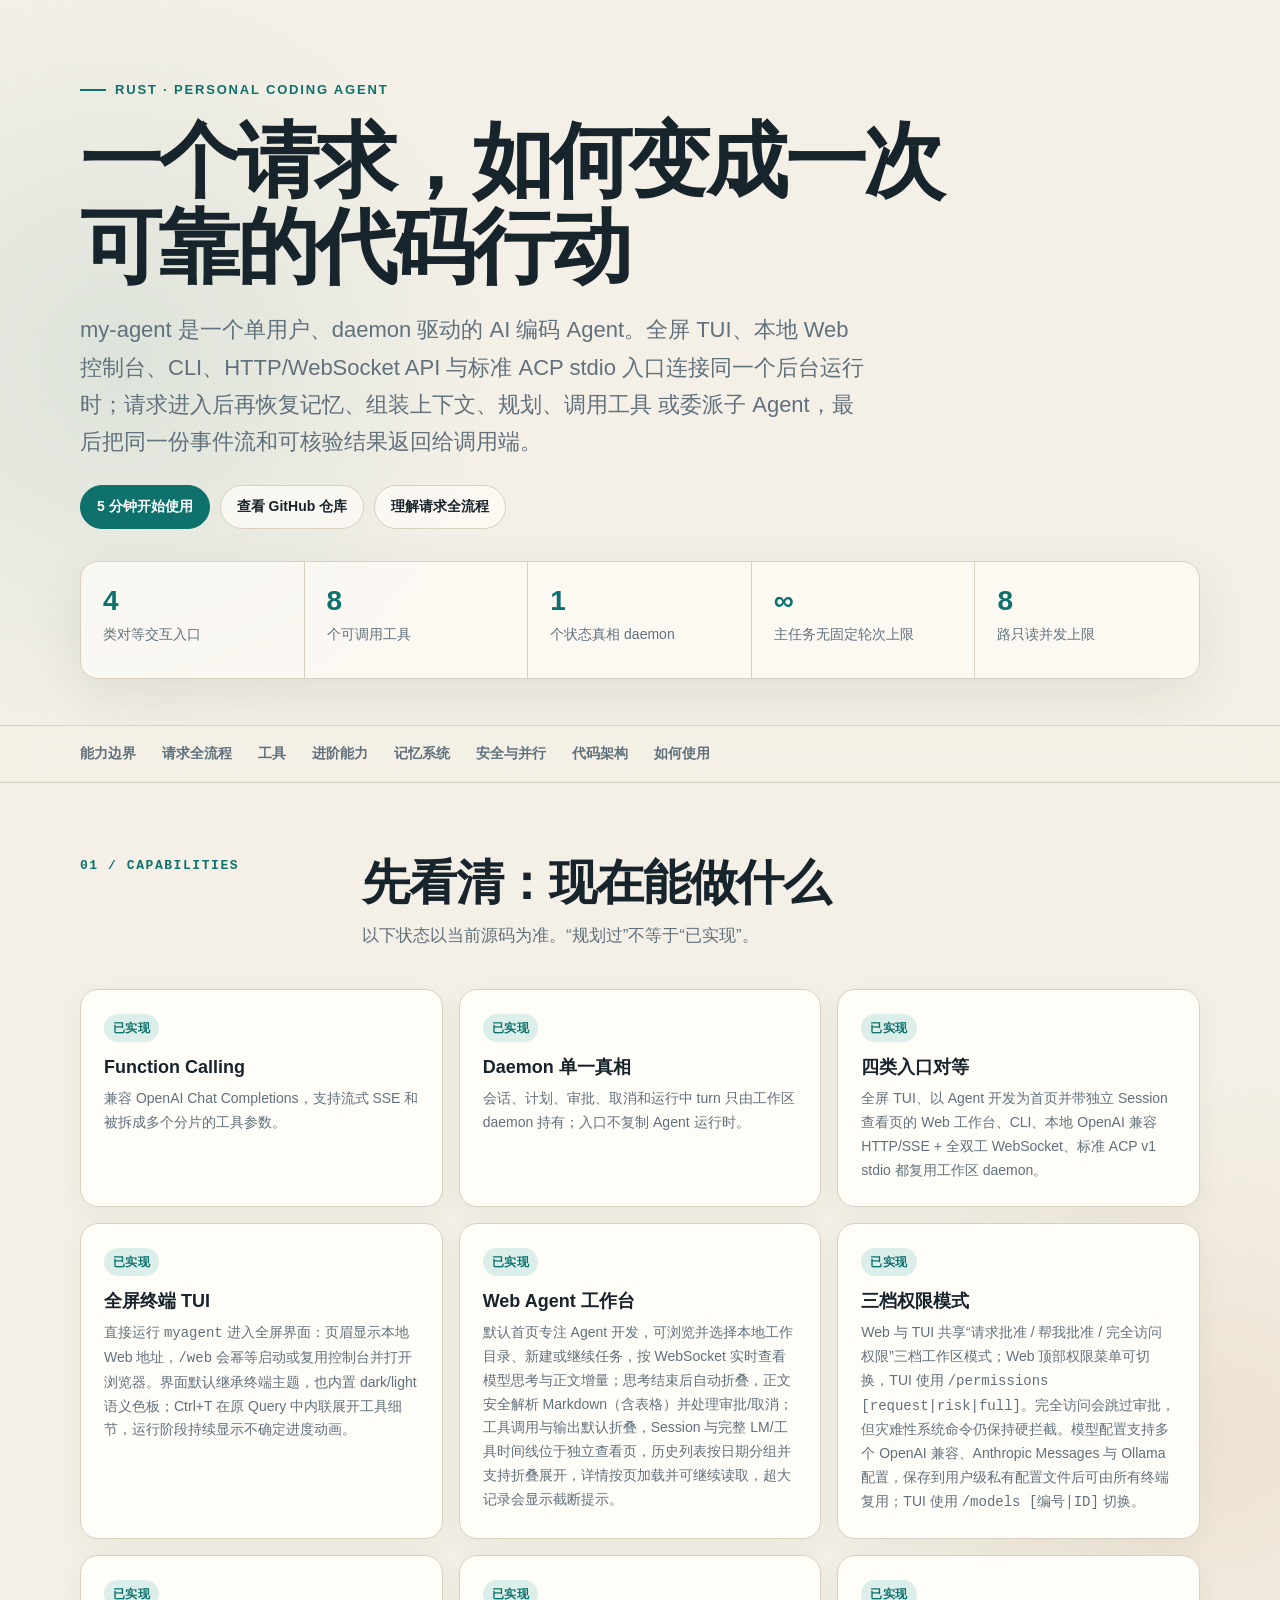
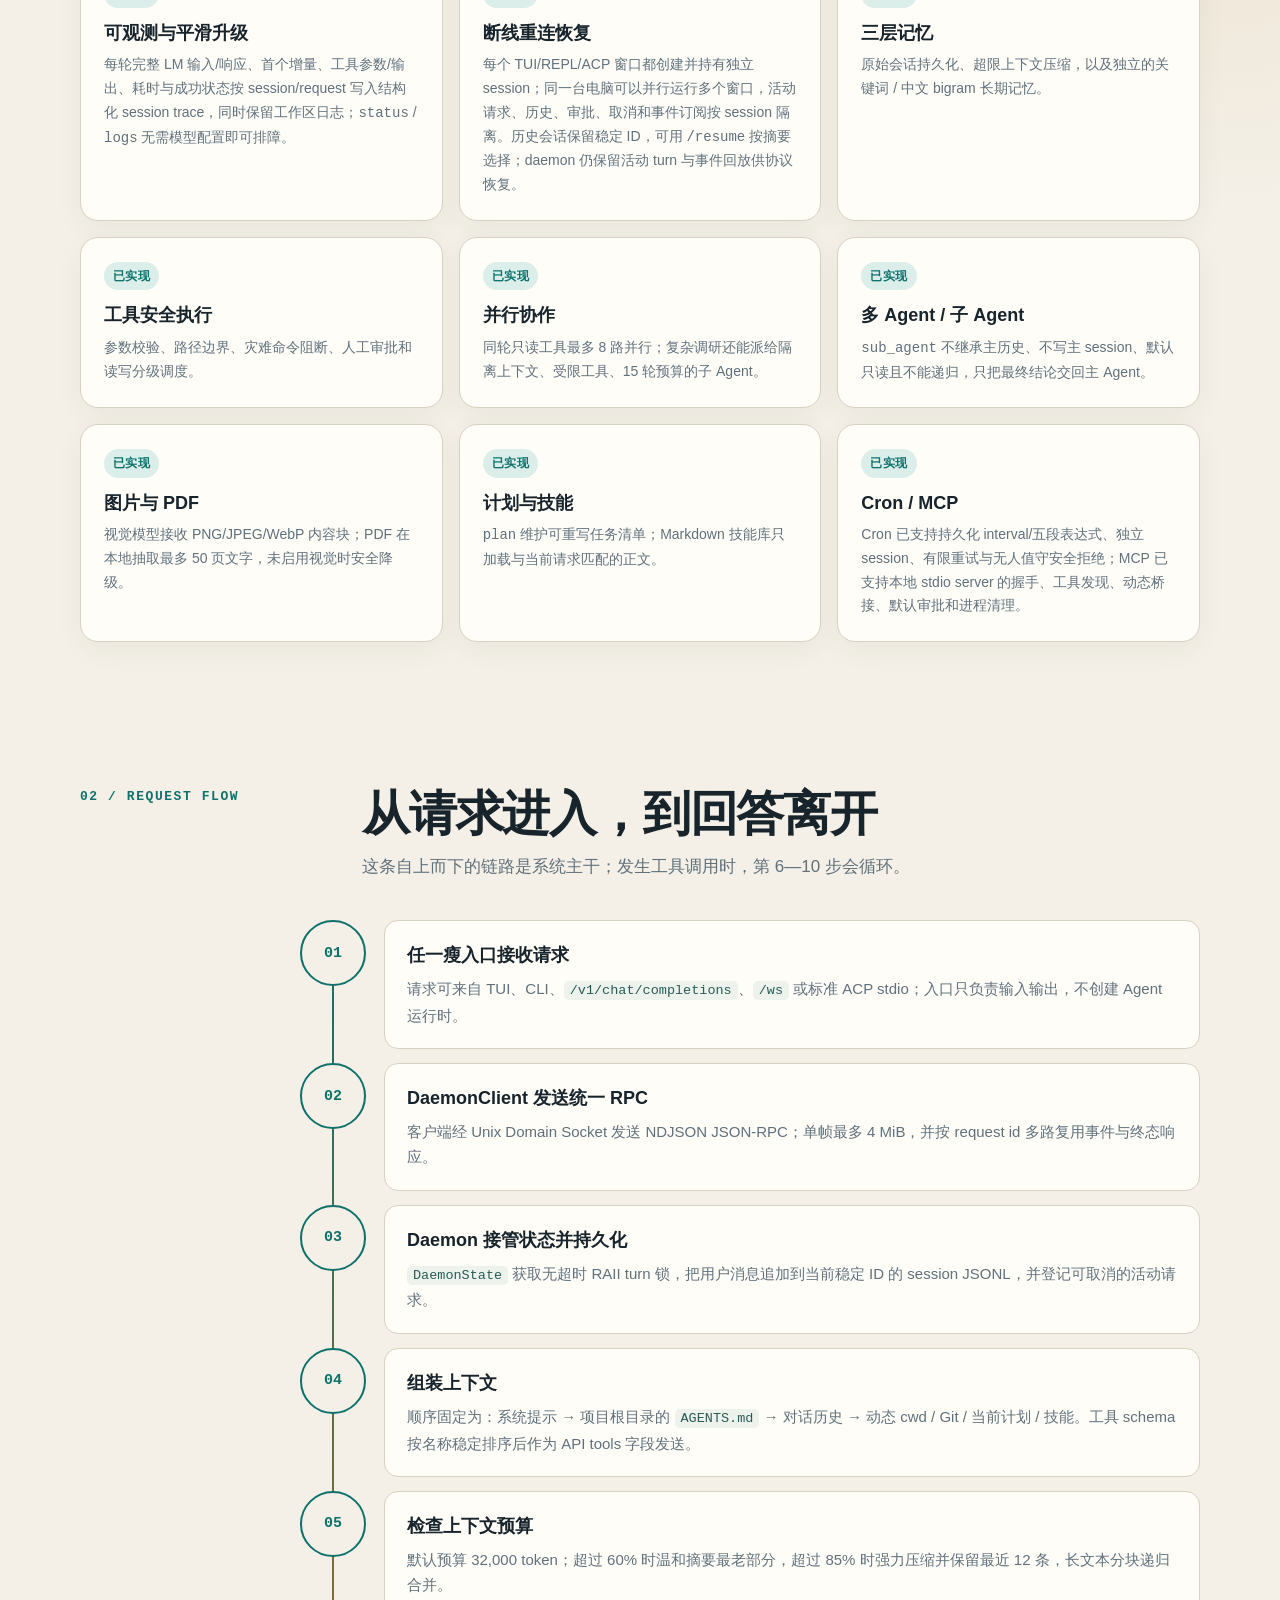
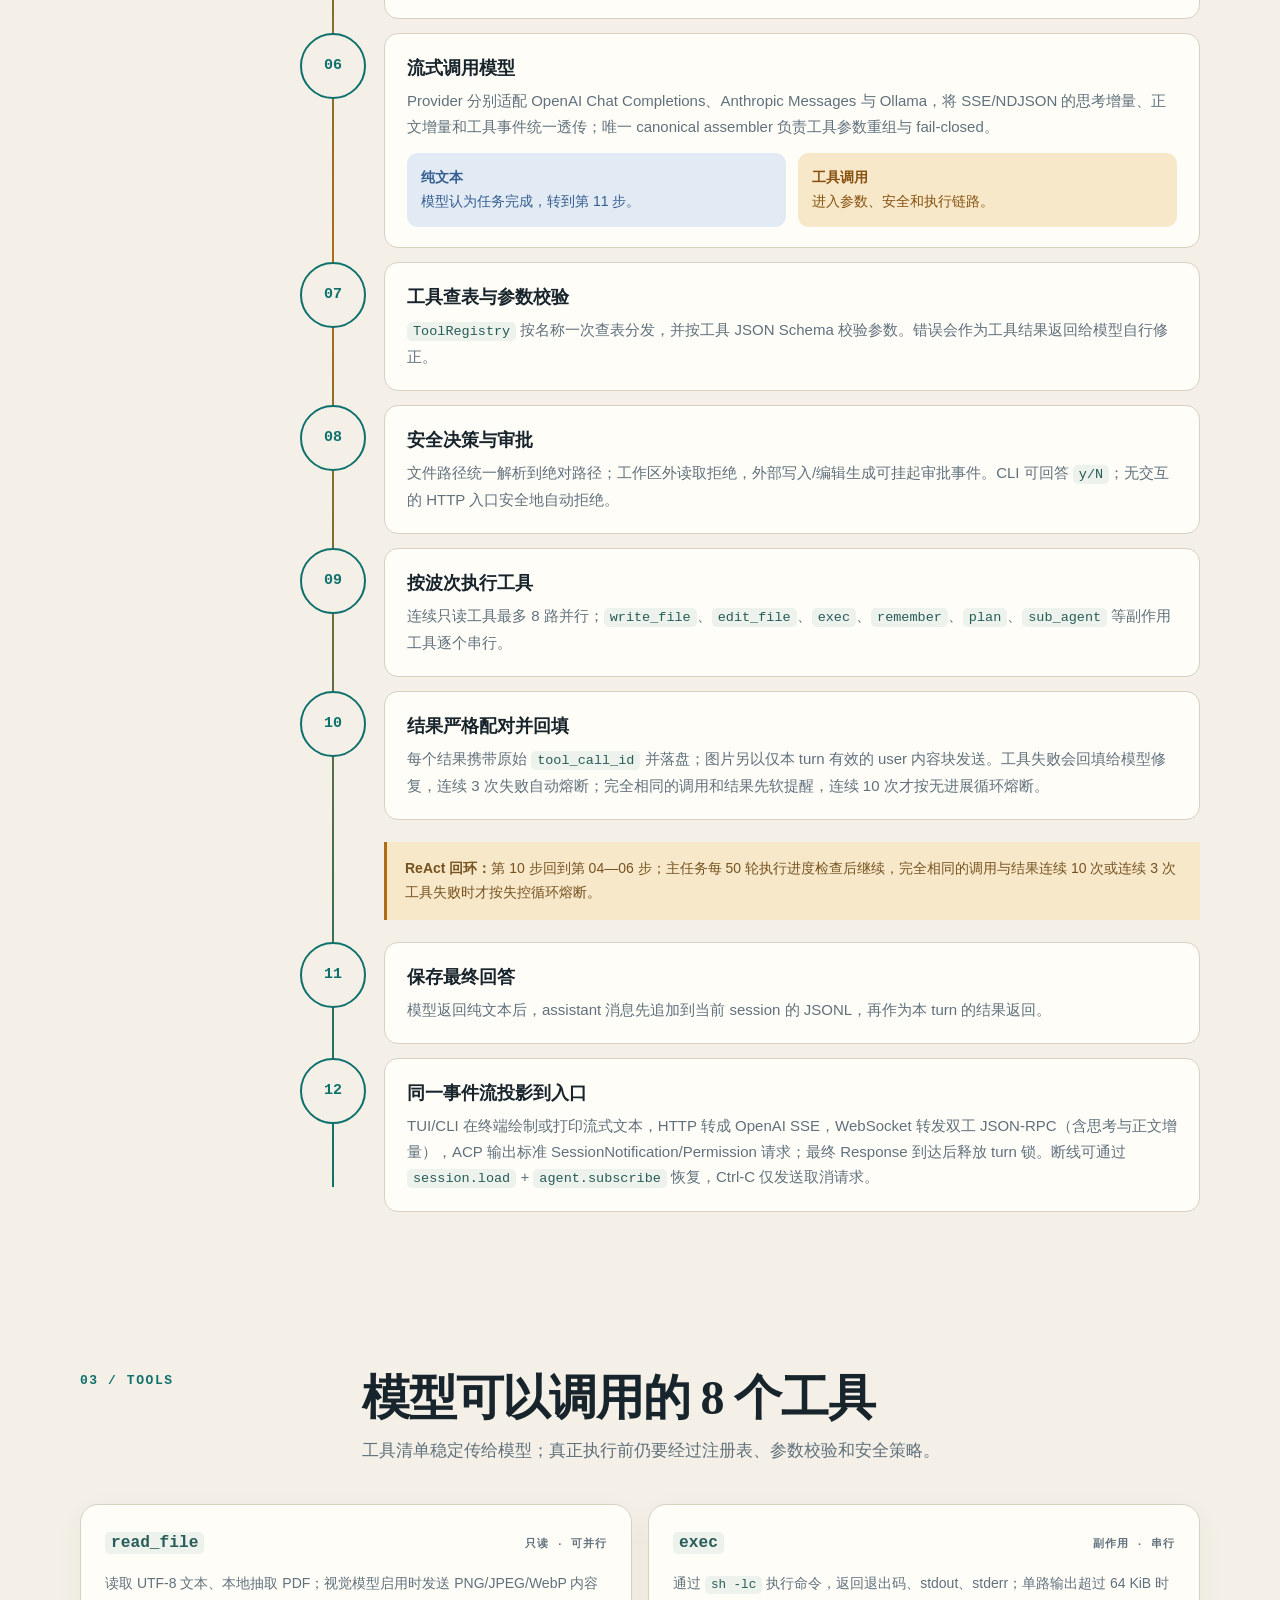
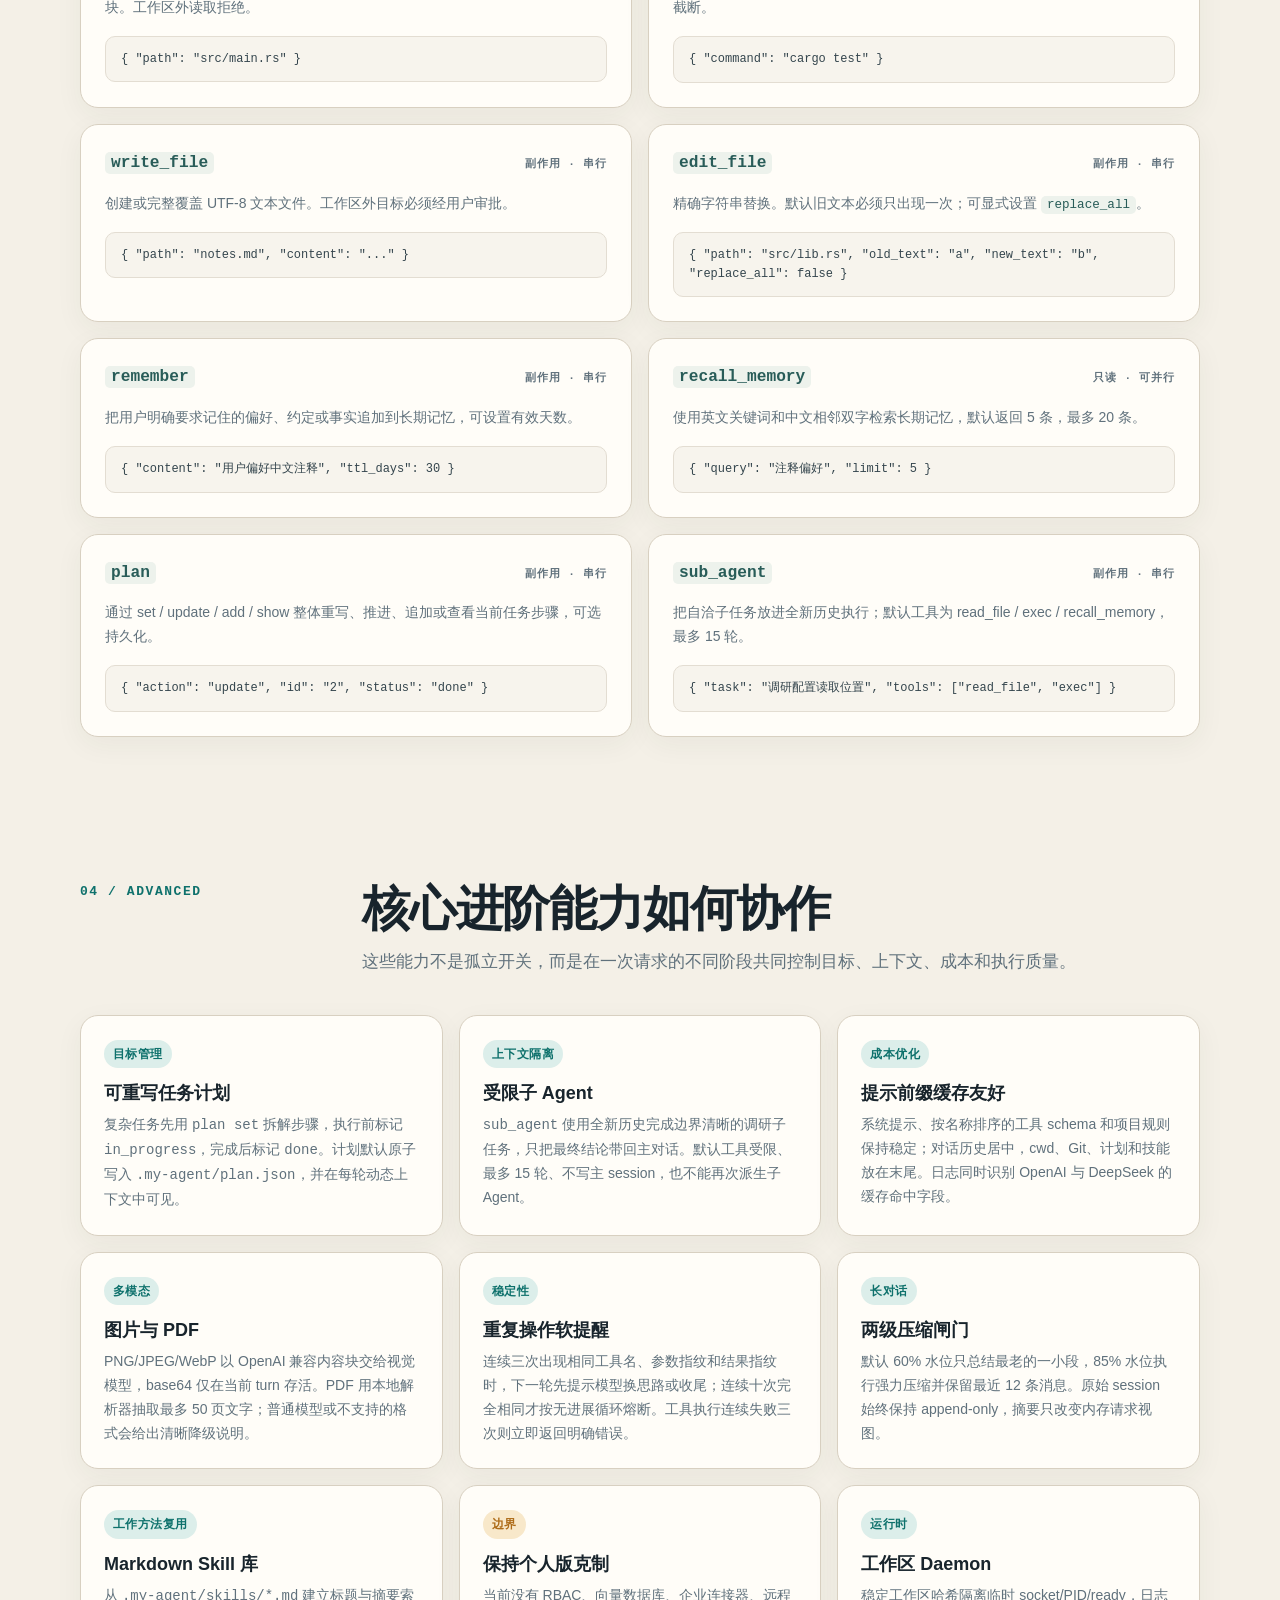
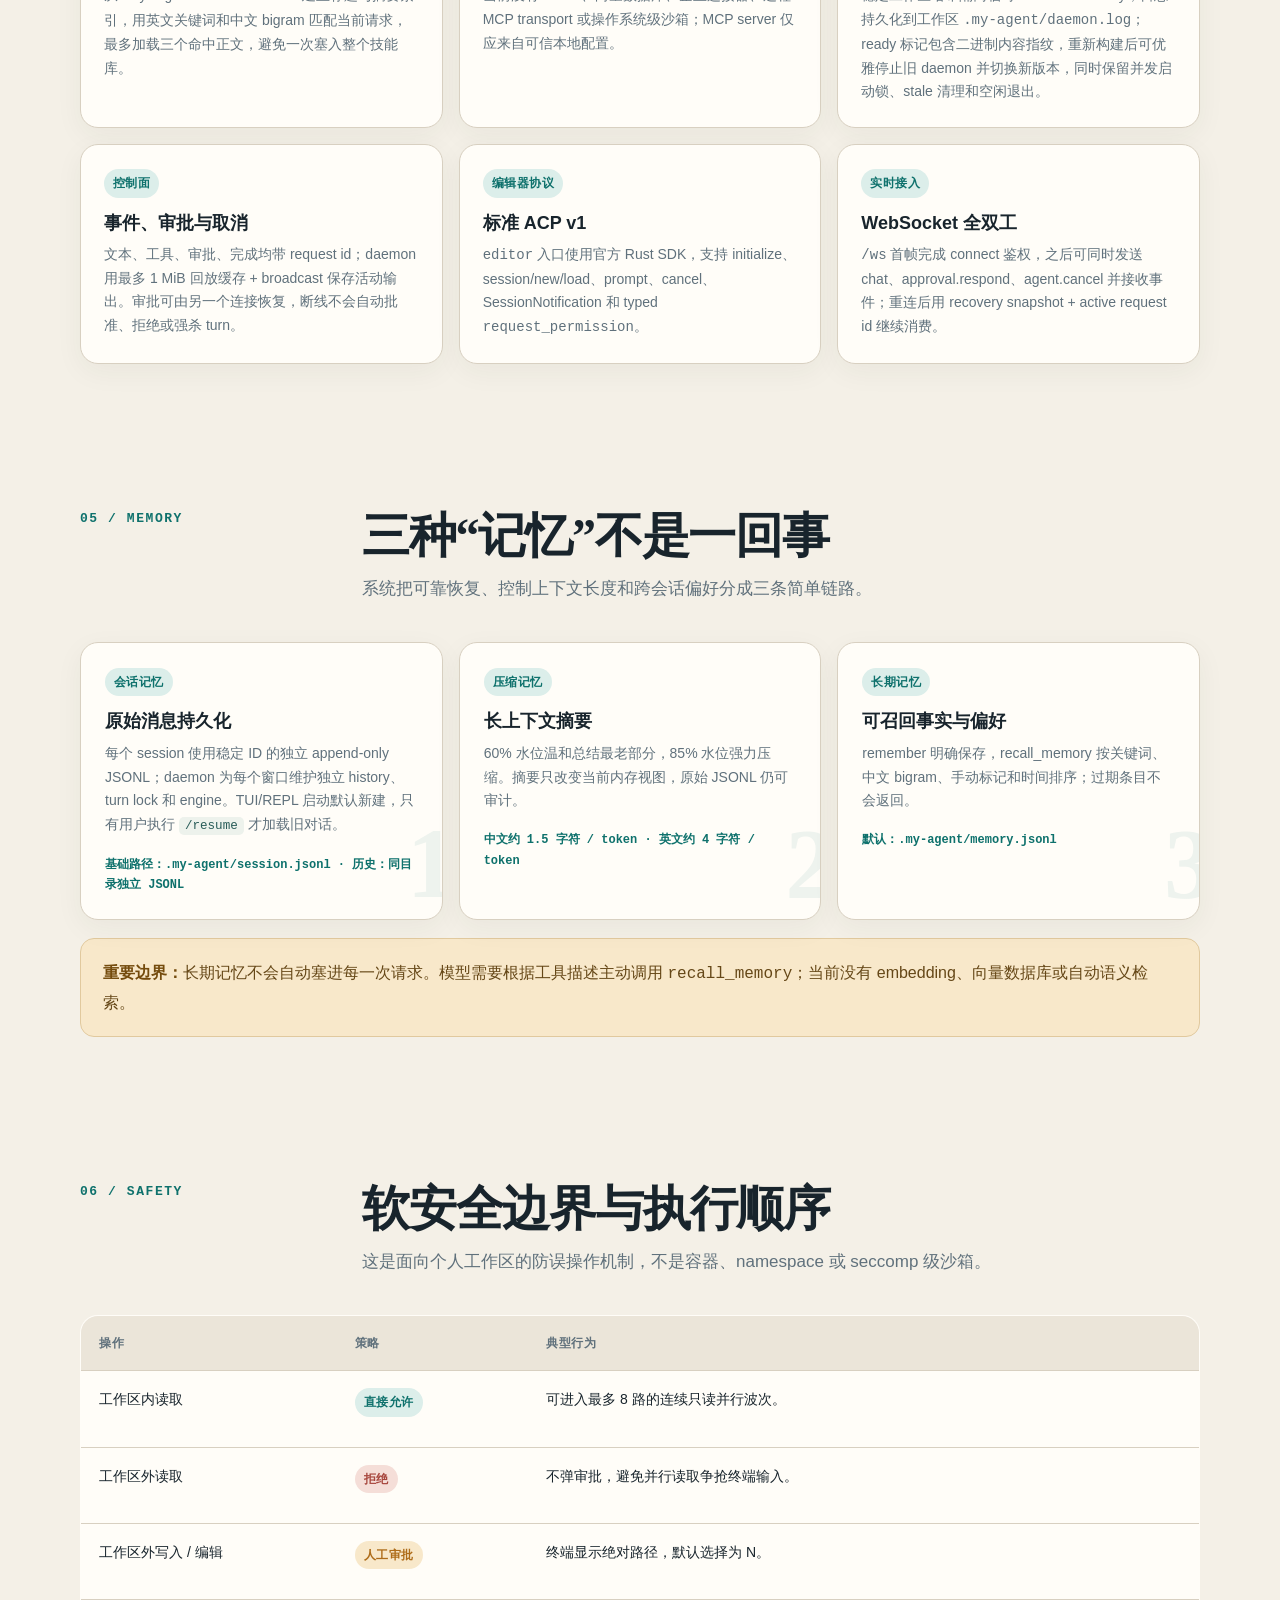
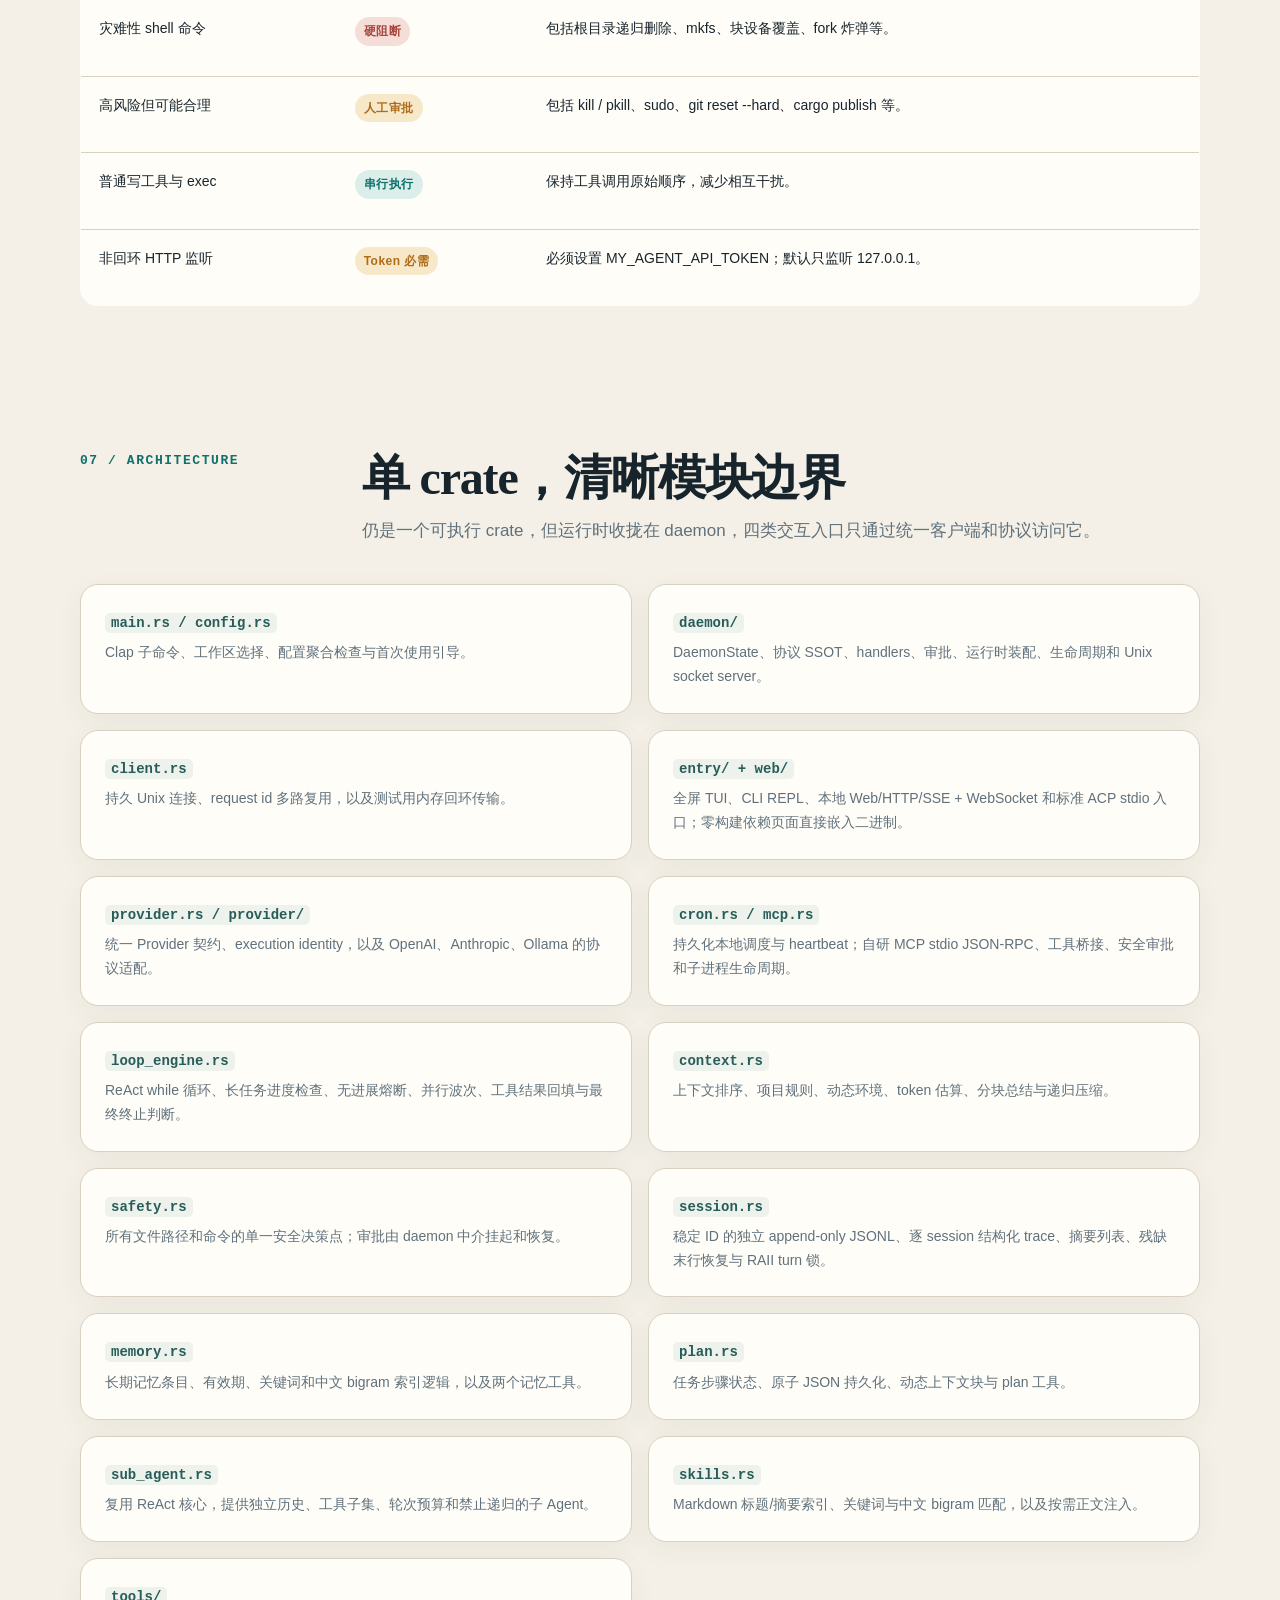
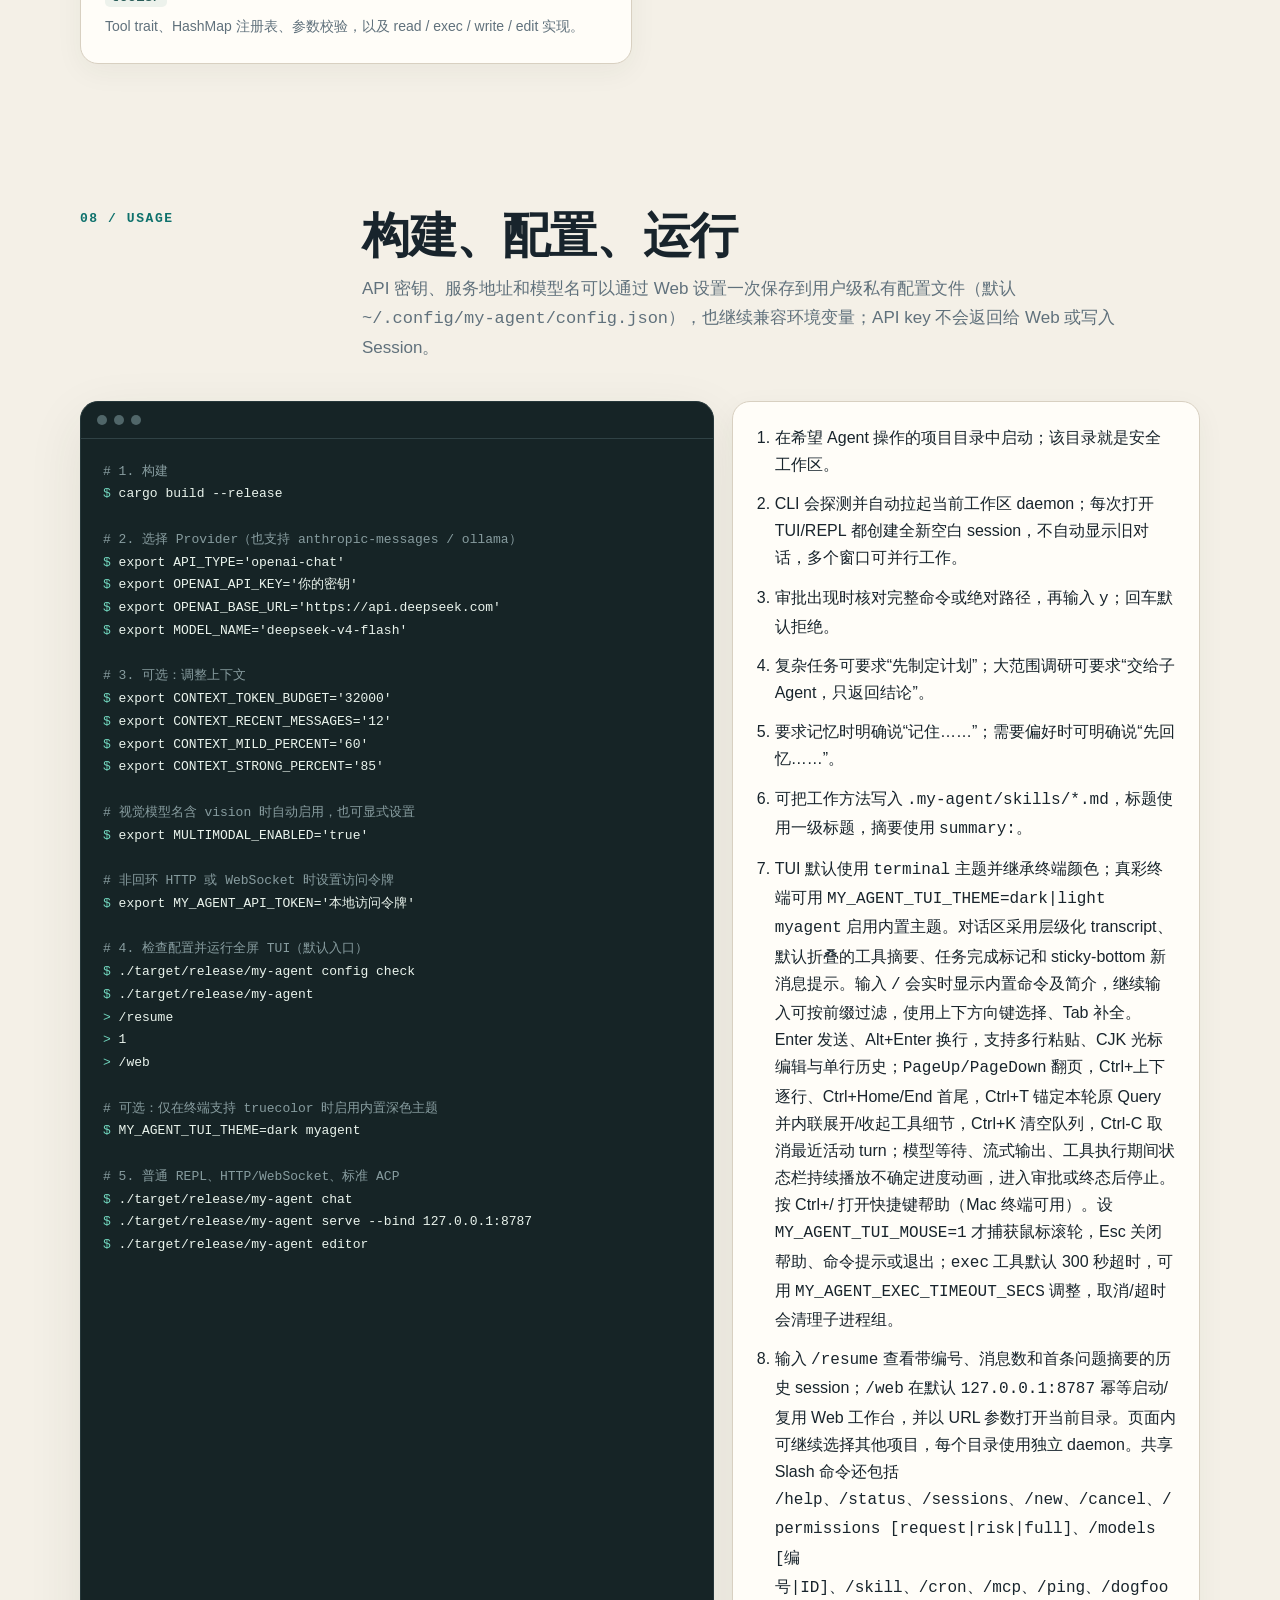
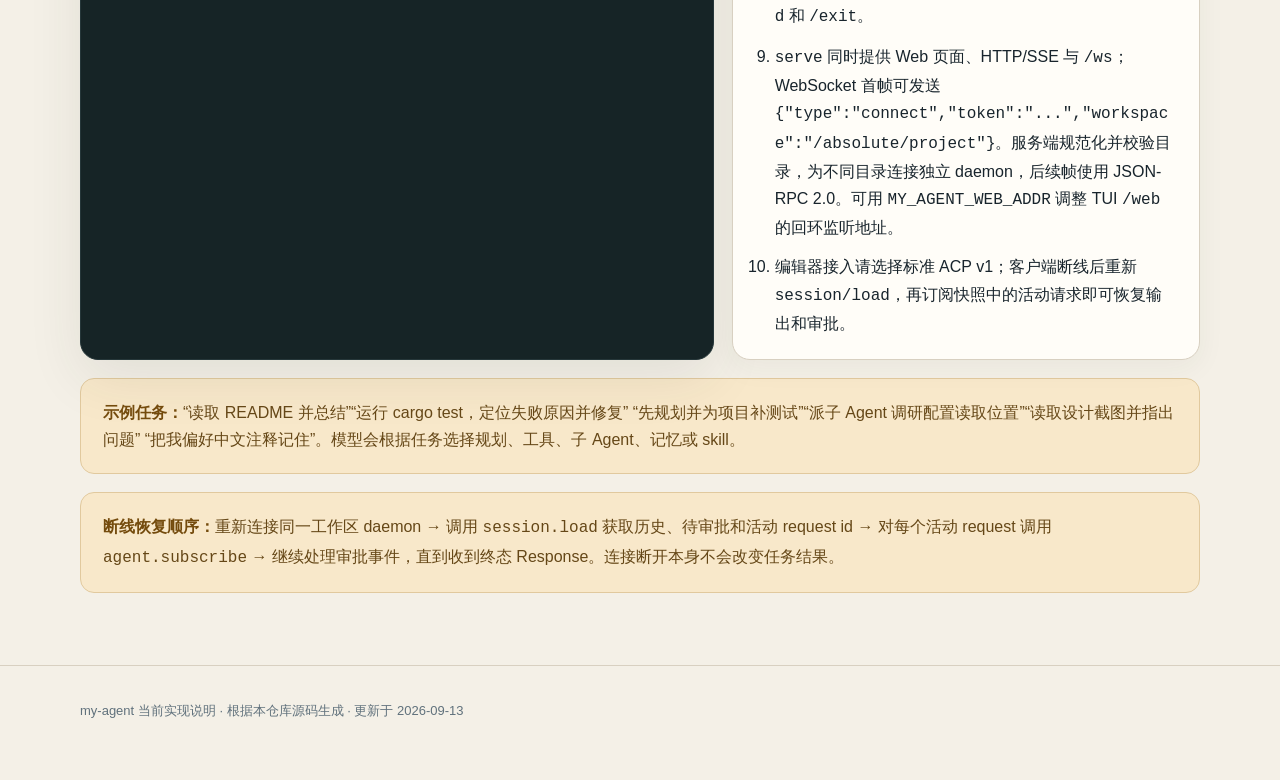
<file: docs/agent-system.html>
<!doctype html>
<html lang="zh-CN">
<head>
  <meta charset="utf-8">
  <meta name="viewport" content="width=device-width, initial-scale=1">
  <meta name="description" content="my-agent daemon、多入口、请求处理流程、工具、记忆、安全与使用说明">
  <title>my-agent 系统说明</title>
  <style>
    :root {
      color-scheme: light;
      --ink: #18242c;
      --muted: #60717c;
      --paper: #f4f0e7;
      --surface: #fffdf8;
      --surface-2: #ebe5d9;
      --line: #d8d0c1;
      --teal: #0e716c;
      --teal-soft: #dceeea;
      --amber: #ae6c19;
      --amber-soft: #f8e8ca;
      --red: #a7463d;
      --red-soft: #f5ded8;
      --blue: #355e91;
      --blue-soft: #e2eaf4;
      --shadow: 0 18px 55px rgba(46, 52, 49, 0.09);
      --radius: 18px;
      --content: 1120px;
    }

    * { box-sizing: border-box; }

    html {
      scroll-behavior: smooth;
      background: var(--paper);
    }

    body {
      margin: 0;
      color: var(--ink);
      background:
        radial-gradient(circle at 9% 3%, rgba(14, 113, 108, 0.10), transparent 24rem),
        radial-gradient(circle at 95% 12%, rgba(174, 108, 25, 0.10), transparent 23rem),
        var(--paper);
      font-family: ui-sans-serif, -apple-system, BlinkMacSystemFont, "Segoe UI", "PingFang SC",
        "Hiragino Sans GB", "Microsoft YaHei", sans-serif;
      line-height: 1.7;
    }

    a { color: inherit; }

    code, pre {
      font-family: ui-monospace, SFMono-Regular, Menlo, Monaco, Consolas, "Liberation Mono", monospace;
    }

    .shell {
      width: min(calc(100% - 32px), var(--content));
      margin: 0 auto;
    }

    .hero {
      padding: 72px 0 46px;
    }

    .eyebrow {
      display: inline-flex;
      align-items: center;
      gap: 9px;
      margin-bottom: 18px;
      color: var(--teal);
      font-size: 13px;
      font-weight: 800;
      letter-spacing: 0.14em;
      text-transform: uppercase;
    }

    .eyebrow::before {
      width: 26px;
      height: 2px;
      background: currentColor;
      content: "";
    }

    h1, h2, h3, p { margin-top: 0; }

    h1 {
      max-width: 920px;
      margin-bottom: 20px;
      font-family: ui-serif, Georgia, "Songti SC", serif;
      font-size: clamp(42px, 7.2vw, 82px);
      font-weight: 650;
      letter-spacing: -0.045em;
      line-height: 1.05;
    }

    .lead {
      max-width: 790px;
      margin-bottom: 24px;
      color: var(--muted);
      font-size: clamp(17px, 2.2vw, 22px);
    }

    .hero-actions {
      display: flex;
      flex-wrap: wrap;
      gap: 10px;
      margin-bottom: 32px;
    }

    .hero-action {
      display: inline-flex;
      align-items: center;
      min-height: 42px;
      padding: 9px 16px;
      border: 1px solid var(--line);
      border-radius: 999px;
      color: var(--ink);
      background: rgba(255, 253, 248, 0.72);
      font-size: 14px;
      font-weight: 800;
      text-decoration: none;
    }

    .hero-action.primary {
      border-color: var(--teal);
      color: #fff;
      background: var(--teal);
    }

    .hero-action:hover { transform: translateY(-1px); }

    .hero-strip {
      display: grid;
      grid-template-columns: repeat(5, 1fr);
      border: 1px solid var(--line);
      border-radius: var(--radius);
      overflow: hidden;
      background: rgba(255, 253, 248, 0.72);
      box-shadow: var(--shadow);
    }

    .metric {
      min-height: 116px;
      padding: 22px;
      border-right: 1px solid var(--line);
    }

    .metric:last-child { border-right: 0; }

    .metric strong {
      display: block;
      margin-bottom: 3px;
      color: var(--teal);
      font-size: 28px;
      line-height: 1.2;
    }

    .metric span {
      color: var(--muted);
      font-size: 14px;
    }

    .toc {
      position: sticky;
      z-index: 10;
      top: 0;
      border-block: 1px solid rgba(216, 208, 193, 0.9);
      background: rgba(244, 240, 231, 0.92);
      backdrop-filter: blur(16px);
    }

    .toc-inner {
      display: flex;
      gap: 26px;
      align-items: center;
      min-height: 56px;
      overflow-x: auto;
      scrollbar-width: none;
    }

    .toc-inner::-webkit-scrollbar { display: none; }

    .toc a {
      flex: 0 0 auto;
      color: var(--muted);
      font-size: 14px;
      font-weight: 700;
      text-decoration: none;
    }

    .toc a:hover { color: var(--teal); }

    section {
      padding: 72px 0;
      scroll-margin-top: 56px;
    }

    .section-head {
      display: grid;
      grid-template-columns: 230px 1fr;
      gap: 52px;
      margin-bottom: 38px;
    }

    .section-index {
      color: var(--teal);
      font-family: ui-monospace, monospace;
      font-size: 13px;
      font-weight: 800;
      letter-spacing: 0.12em;
    }

    h2 {
      margin-bottom: 12px;
      font-family: ui-serif, Georgia, "Songti SC", serif;
      font-size: clamp(30px, 4vw, 48px);
      font-weight: 650;
      letter-spacing: -0.025em;
      line-height: 1.15;
    }

    .section-copy {
      max-width: 760px;
      margin: 0;
      color: var(--muted);
      font-size: 17px;
    }

    .status-grid,
    .tool-grid,
    .memory-grid,
    .module-grid {
      display: grid;
      gap: 16px;
    }

    .status-grid { grid-template-columns: repeat(3, 1fr); }
    .tool-grid { grid-template-columns: repeat(2, 1fr); }
    .memory-grid { grid-template-columns: repeat(3, 1fr); }
    .module-grid { grid-template-columns: repeat(2, 1fr); }

    .panel {
      border: 1px solid var(--line);
      border-radius: var(--radius);
      background: var(--surface);
      box-shadow: 0 8px 28px rgba(46, 52, 49, 0.05);
    }

    .status-card { padding: 23px; }

    .status-card h3,
    .tool-card h3,
    .memory-card h3,
    .module-card h3 {
      margin-bottom: 8px;
      font-size: 18px;
      line-height: 1.35;
    }

    .status-card p,
    .tool-card p,
    .memory-card p,
    .module-card p {
      margin-bottom: 0;
      color: var(--muted);
      font-size: 14px;
    }

    .badge {
      display: inline-block;
      margin-bottom: 13px;
      padding: 4px 9px;
      border-radius: 999px;
      font-size: 12px;
      font-weight: 800;
      letter-spacing: 0.04em;
    }

    .done { color: var(--teal); background: var(--teal-soft); }
    .limited { color: var(--amber); background: var(--amber-soft); }
    .absent { color: var(--red); background: var(--red-soft); }

    .flow {
      position: relative;
      max-width: 900px;
      margin-left: auto;
    }

    .flow::before {
      position: absolute;
      top: 25px;
      bottom: 25px;
      left: 32px;
      width: 2px;
      background: linear-gradient(var(--teal), var(--amber), var(--teal));
      content: "";
    }

    .step {
      position: relative;
      display: grid;
      grid-template-columns: 66px 1fr;
      gap: 18px;
      margin-bottom: 14px;
    }

    .step-no {
      z-index: 1;
      display: grid;
      width: 66px;
      height: 66px;
      place-items: center;
      border: 2px solid var(--teal);
      border-radius: 50%;
      color: var(--teal);
      background: var(--paper);
      font-family: ui-monospace, monospace;
      font-size: 15px;
      font-weight: 900;
    }

    .step-body {
      padding: 19px 22px 20px;
      border: 1px solid var(--line);
      border-radius: 14px;
      background: var(--surface);
    }

    .step-body h3 {
      margin-bottom: 5px;
      font-size: 18px;
    }

    .step-body p {
      margin-bottom: 0;
      color: var(--muted);
      font-size: 15px;
    }

    .step-body code,
    .tool-card code,
    .memory-card code,
    .module-card code {
      padding: 2px 6px;
      border-radius: 5px;
      color: #285c58;
      background: #edf2ec;
      font-size: 0.9em;
    }

    .branch {
      display: grid;
      grid-template-columns: 1fr 1fr;
      gap: 12px;
      margin-top: 14px;
    }

    .branch > div {
      padding: 13px 14px;
      border-radius: 11px;
      font-size: 14px;
    }

    .branch-text { background: var(--blue-soft); color: var(--blue); }
    .branch-tools { background: var(--amber-soft); color: #86510f; }

    .loop-note {
      margin: 22px 0 22px 84px;
      padding: 15px 18px;
      border-left: 3px solid var(--amber);
      color: #765321;
      background: var(--amber-soft);
      font-size: 14px;
    }

    .tool-card,
    .memory-card,
    .module-card {
      padding: 24px;
    }

    .tool-head {
      display: flex;
      justify-content: space-between;
      gap: 16px;
      align-items: baseline;
      margin-bottom: 9px;
    }

    .tool-kind {
      flex: 0 0 auto;
      color: var(--muted);
      font-family: ui-monospace, monospace;
      font-size: 11px;
      font-weight: 800;
      letter-spacing: 0.08em;
      text-transform: uppercase;
    }

    .params {
      margin: 16px 0 0;
      padding: 13px 15px;
      border: 1px solid #e3ddd2;
      border-radius: 10px;
      color: #34454d;
      background: #f7f4ed;
      font-family: ui-monospace, monospace;
      font-size: 12px;
      line-height: 1.55;
    }

    .memory-card {
      position: relative;
      overflow: hidden;
    }

    .memory-card::after {
      position: absolute;
      right: -15px;
      bottom: -30px;
      color: rgba(14, 113, 108, 0.07);
      font-family: ui-serif, Georgia, serif;
      font-size: 100px;
      font-weight: 800;
      content: attr(data-number);
    }

    .memory-meta {
      margin-top: 17px;
      color: var(--teal);
      font-family: ui-monospace, monospace;
      font-size: 12px;
      font-weight: 700;
    }

    .notice {
      margin-top: 18px;
      padding: 20px 22px;
      border: 1px solid #e1c99e;
      border-radius: 14px;
      color: #654717;
      background: var(--amber-soft);
    }

    .notice strong { color: #744b0d; }

    .safety-table {
      width: 100%;
      border-collapse: collapse;
      overflow: hidden;
      border: 1px solid var(--line);
      border-radius: var(--radius);
      background: var(--surface);
    }

    .safety-table th,
    .safety-table td {
      padding: 17px 18px;
      border-bottom: 1px solid var(--line);
      text-align: left;
      vertical-align: top;
    }

    .safety-table tr:last-child td { border-bottom: 0; }

    .safety-table th {
      color: var(--muted);
      background: var(--surface-2);
      font-size: 12px;
      letter-spacing: 0.06em;
      text-transform: uppercase;
    }

    .safety-table td { font-size: 14px; }

    .run-layout {
      display: grid;
      grid-template-columns: minmax(0, 1.15fr) minmax(300px, 0.85fr);
      gap: 18px;
    }

    .run-layout > * { min-width: 0; }

    .terminal {
      overflow: hidden;
      border: 1px solid #26373a;
      border-radius: var(--radius);
      color: #eaf4ed;
      background: #162426;
      box-shadow: var(--shadow);
    }

    .terminal-bar {
      display: flex;
      gap: 7px;
      padding: 13px 16px;
      border-bottom: 1px solid #304245;
    }

    .terminal-bar i {
      width: 10px;
      height: 10px;
      border-radius: 50%;
      background: #506669;
    }

    .terminal pre {
      max-width: 100%;
      margin: 0;
      padding: 22px;
      overflow-x: auto;
      font-size: 13px;
      line-height: 1.75;
    }

    .prompt { color: #71d5bd; }
    .comment { color: #879c9f; }

    .usage-list {
      margin: 0;
      padding: 22px 22px 22px 42px;
    }

    .usage-list li {
      margin-bottom: 12px;
      overflow-wrap: anywhere;
    }
    .usage-list li:last-child { margin-bottom: 0; }

    .module-card h3 code { font-size: 14px; }

    .footer {
      padding: 34px 0 58px;
      border-top: 1px solid var(--line);
      color: var(--muted);
      font-size: 13px;
    }

    @media (max-width: 820px) {
      .hero { padding-top: 48px; }
      .hero-strip { grid-template-columns: repeat(2, 1fr); }
      .metric { border-bottom: 1px solid var(--line); }
      .metric:nth-child(2n) { border-right: 0; }
      .metric:last-child { grid-column: 1 / -1; border-right: 0; border-bottom: 0; }
      .section-head { grid-template-columns: 1fr; gap: 8px; }
      .status-grid, .memory-grid { grid-template-columns: 1fr; }
      .run-layout { grid-template-columns: 1fr; }
    }

    @media (max-width: 620px) {
      .shell { width: min(calc(100% - 22px), var(--content)); }
      .hero-strip { grid-template-columns: 1fr; }
      .metric, .metric:nth-child(2n) { border-right: 0; }
      .metric:last-child { grid-column: auto; }
      section { padding: 52px 0; }
      .tool-grid, .module-grid { grid-template-columns: 1fr; }
      .step { grid-template-columns: 46px 1fr; gap: 11px; }
      .flow::before { left: 22px; }
      .step-no { width: 46px; height: 46px; font-size: 12px; }
      .step-body { padding: 16px; }
      .branch { grid-template-columns: 1fr; }
      .loop-note { margin-left: 57px; }
      .safety-table { display: block; overflow-x: auto; }
      .usage-list code { overflow-wrap: anywhere; word-break: break-word; }
    }

    @media print {
      :root { --paper: #fff; --surface: #fff; }
      .toc { display: none; }
      body { background: #fff; }
      section { padding: 32px 0; break-inside: avoid; }
      .panel, .terminal, .hero-strip { box-shadow: none; }
      .flow::before { print-color-adjust: exact; }
    }
  </style>
</head>
<body>
  <header class="hero shell">
    <div class="eyebrow">Rust · Personal Coding Agent</div>
    <h1>一个请求，如何变成一次可靠的代码行动</h1>
    <p class="lead">
      my-agent 是一个单用户、daemon 驱动的 AI 编码 Agent。全屏 TUI、本地 Web 控制台、CLI、HTTP/WebSocket API 与标准 ACP
      stdio 入口连接同一个后台运行时；请求进入后再恢复记忆、组装上下文、规划、调用工具
      或委派子 Agent，最后把同一份事件流和可核验结果返回给调用端。
    </p>
    <div class="hero-actions">
      <a class="hero-action primary" href="#usage">5 分钟开始使用</a>
      <a class="hero-action" href="https://github.com/wangyichen666/agent-daemon">查看 GitHub 仓库</a>
      <a class="hero-action" href="#request-flow">理解请求全流程</a>
    </div>
    <div class="hero-strip" aria-label="系统关键指标">
      <div class="metric"><strong>4</strong><span>类对等交互入口</span></div>
      <div class="metric"><strong>8</strong><span>个可调用工具</span></div>
      <div class="metric"><strong>1</strong><span>个状态真相 daemon</span></div>
      <div class="metric"><strong>∞</strong><span>主任务无固定轮次上限</span></div>
      <div class="metric"><strong>8</strong><span>路只读并发上限</span></div>
    </div>
  </header>

  <nav class="toc" aria-label="页面导航">
    <div class="shell toc-inner">
      <a href="#capabilities">能力边界</a>
      <a href="#request-flow">请求全流程</a>
      <a href="#tools">工具</a>
      <a href="#advanced">进阶能力</a>
      <a href="#memory">记忆系统</a>
      <a href="#safety">安全与并行</a>
      <a href="#architecture">代码架构</a>
      <a href="#usage">如何使用</a>
    </div>
  </nav>

  <main>
    <section id="capabilities" class="shell">
      <div class="section-head">
        <div class="section-index">01 / CAPABILITIES</div>
        <div>
          <h2>先看清：现在能做什么</h2>
          <p class="section-copy">以下状态以当前源码为准。“规划过”不等于“已实现”。</p>
        </div>
      </div>
      <div class="status-grid">
        <article class="panel status-card">
          <span class="badge done">已实现</span>
          <h3>Function Calling</h3>
          <p>兼容 OpenAI Chat Completions，支持流式 SSE 和被拆成多个分片的工具参数。</p>
        </article>
        <article class="panel status-card">
          <span class="badge done">已实现</span>
          <h3>Daemon 单一真相</h3>
          <p>会话、计划、审批、取消和运行中 turn 只由工作区 daemon 持有；入口不复制 Agent 运行时。</p>
        </article>
        <article class="panel status-card">
          <span class="badge done">已实现</span>
          <h3>四类入口对等</h3>
          <p>全屏 TUI、以 Agent 开发为首页并带独立 Session 查看页的 Web 工作台、CLI、本地 OpenAI 兼容 HTTP/SSE + 全双工 WebSocket、标准 ACP v1 stdio 都复用工作区 daemon。</p>
        </article>
        <article class="panel status-card">
          <span class="badge done">已实现</span>
          <h3>全屏终端 TUI</h3>
          <p>直接运行 <code>myagent</code> 进入全屏界面：页眉显示本地 Web 地址，<code>/web</code> 会幂等启动或复用控制台并打开浏览器。界面默认继承终端主题，也内置 dark/light 语义色板；Ctrl+T 在原 Query 中内联展开工具细节，运行阶段持续显示不确定进度动画。</p>
        </article>
        <article class="panel status-card">
          <span class="badge done">已实现</span>
          <h3>Web Agent 工作台</h3>
          <p>默认首页专注 Agent 开发，可浏览并选择本地工作目录、新建或继续任务，按 WebSocket 实时查看模型思考与正文增量；思考结束后自动折叠，正文安全解析 Markdown（含表格）并处理审批/取消；工具调用与输出默认折叠，Session 与完整 LM/工具时间线位于独立查看页，历史列表按日期分组并支持折叠展开，详情按页加载并可继续读取，超大记录会显示截断提示。</p>
        </article>
        <article class="panel status-card">
          <span class="badge done">已实现</span>
          <h3>三档权限模式</h3>
          <p>Web 与 TUI 共享“请求批准 / 帮我批准 / 完全访问权限”三档工作区模式；Web 顶部权限菜单可切换，TUI 使用 <code>/permissions [request|risk|full]</code>。完全访问会跳过审批，但灾难性系统命令仍保持硬拦截。模型配置支持多个 OpenAI 兼容、Anthropic Messages 与 Ollama 配置，保存到用户级私有配置文件后可由所有终端复用；TUI 使用 <code>/models [编号|ID]</code> 切换。</p>
        </article>
        <article class="panel status-card">
          <span class="badge done">已实现</span>
          <h3>可观测与平滑升级</h3>
          <p>每轮完整 LM 输入/响应、首个增量、工具参数/输出、耗时与成功状态按 session/request 写入结构化 session trace，同时保留工作区日志；<code>status</code> / <code>logs</code> 无需模型配置即可排障。</p>
        </article>
        <article class="panel status-card">
          <span class="badge done">已实现</span>
          <h3>断线重连恢复</h3>
          <p>每个 TUI/REPL/ACP 窗口都创建并持有独立 session；同一台电脑可以并行运行多个窗口，活动请求、历史、审批、取消和事件订阅按 session 隔离。历史会话保留稳定 ID，可用 <code>/resume</code> 按摘要选择；daemon 仍保留活动 turn 与事件回放供协议恢复。</p>
        </article>
        <article class="panel status-card">
          <span class="badge done">已实现</span>
          <h3>三层记忆</h3>
          <p>原始会话持久化、超限上下文压缩，以及独立的关键词 / 中文 bigram 长期记忆。</p>
        </article>
        <article class="panel status-card">
          <span class="badge done">已实现</span>
          <h3>工具安全执行</h3>
          <p>参数校验、路径边界、灾难命令阻断、人工审批和读写分级调度。</p>
        </article>
        <article class="panel status-card">
          <span class="badge done">已实现</span>
          <h3>并行协作</h3>
          <p>同轮只读工具最多 8 路并行；复杂调研还能派给隔离上下文、受限工具、15 轮预算的子 Agent。</p>
        </article>
        <article class="panel status-card">
          <span class="badge done">已实现</span>
          <h3>多 Agent / 子 Agent</h3>
          <p><code>sub_agent</code> 不继承主历史、不写主 session、默认只读且不能递归，只把最终结论交回主 Agent。</p>
        </article>
        <article class="panel status-card">
          <span class="badge done">已实现</span>
          <h3>图片与 PDF</h3>
          <p>视觉模型接收 PNG/JPEG/WebP 内容块；PDF 在本地抽取最多 50 页文字，未启用视觉时安全降级。</p>
        </article>
        <article class="panel status-card">
          <span class="badge done">已实现</span>
          <h3>计划与技能</h3>
          <p><code>plan</code> 维护可重写任务清单；Markdown 技能库只加载与当前请求匹配的正文。</p>
        </article>
        <article class="panel status-card">
          <span class="badge done">已实现</span>
          <h3>Cron / MCP</h3>
          <p>Cron 已支持持久化 interval/五段表达式、独立 session、有限重试与无人值守安全拒绝；MCP 已支持本地 stdio server 的握手、工具发现、动态桥接、默认审批和进程清理。</p>
        </article>
      </div>
    </section>

    <section id="request-flow" class="shell">
      <div class="section-head">
        <div class="section-index">02 / REQUEST FLOW</div>
        <div>
          <h2>从请求进入，到回答离开</h2>
          <p class="section-copy">这条自上而下的链路是系统主干；发生工具调用时，第 6—10 步会循环。</p>
        </div>
      </div>

      <div class="flow">
        <article class="step">
          <div class="step-no">01</div>
          <div class="step-body">
            <h3>任一瘦入口接收请求</h3>
            <p>请求可来自 TUI、CLI、<code>/v1/chat/completions</code>、<code>/ws</code> 或标准 ACP stdio；入口只负责输入输出，不创建 Agent 运行时。</p>
          </div>
        </article>
        <article class="step">
          <div class="step-no">02</div>
          <div class="step-body">
            <h3>DaemonClient 发送统一 RPC</h3>
            <p>客户端经 Unix Domain Socket 发送 NDJSON JSON-RPC；单帧最多 4 MiB，并按 request id 多路复用事件与终态响应。</p>
          </div>
        </article>
        <article class="step">
          <div class="step-no">03</div>
          <div class="step-body">
            <h3>Daemon 接管状态并持久化</h3>
            <p><code>DaemonState</code> 获取无超时 RAII turn 锁，把用户消息追加到当前稳定 ID 的 session JSONL，并登记可取消的活动请求。</p>
          </div>
        </article>
        <article class="step">
          <div class="step-no">04</div>
          <div class="step-body">
            <h3>组装上下文</h3>
            <p>顺序固定为：系统提示 → 项目根目录的 <code>AGENTS.md</code> → 对话历史 → 动态 cwd / Git / 当前计划 / 技能。工具 schema 按名称稳定排序后作为 API tools 字段发送。</p>
          </div>
        </article>
        <article class="step">
          <div class="step-no">05</div>
          <div class="step-body">
            <h3>检查上下文预算</h3>
            <p>默认预算 32,000 token；超过 60% 时温和摘要最老部分，超过 85% 时强力压缩并保留最近 12 条，长文本分块递归合并。</p>
          </div>
        </article>
        <article class="step">
          <div class="step-no">06</div>
          <div class="step-body">
            <h3>流式调用模型</h3>
            <p>Provider 分别适配 OpenAI Chat Completions、Anthropic Messages 与 Ollama，将 SSE/NDJSON 的思考增量、正文增量和工具事件统一透传；唯一 canonical assembler 负责工具参数重组与 fail-closed。</p>
            <div class="branch">
              <div class="branch-text"><strong>纯文本</strong><br>模型认为任务完成，转到第 11 步。</div>
              <div class="branch-tools"><strong>工具调用</strong><br>进入参数、安全和执行链路。</div>
            </div>
          </div>
        </article>
        <article class="step">
          <div class="step-no">07</div>
          <div class="step-body">
            <h3>工具查表与参数校验</h3>
            <p><code>ToolRegistry</code> 按名称一次查表分发，并按工具 JSON Schema 校验参数。错误会作为工具结果返回给模型自行修正。</p>
          </div>
        </article>
        <article class="step">
          <div class="step-no">08</div>
          <div class="step-body">
            <h3>安全决策与审批</h3>
            <p>文件路径统一解析到绝对路径；工作区外读取拒绝，外部写入/编辑生成可挂起审批事件。CLI 可回答 <code>y/N</code>；无交互的 HTTP 入口安全地自动拒绝。</p>
          </div>
        </article>
        <article class="step">
          <div class="step-no">09</div>
          <div class="step-body">
            <h3>按波次执行工具</h3>
            <p>连续只读工具最多 8 路并行；<code>write_file</code>、<code>edit_file</code>、<code>exec</code>、<code>remember</code>、<code>plan</code>、<code>sub_agent</code> 等副作用工具逐个串行。</p>
          </div>
        </article>
        <article class="step">
          <div class="step-no">10</div>
          <div class="step-body">
            <h3>结果严格配对并回填</h3>
            <p>每个结果携带原始 <code>tool_call_id</code> 并落盘；图片另以仅本 turn 有效的 user 内容块发送。工具失败会回填给模型修复，连续 3 次失败自动熔断；完全相同的调用和结果先软提醒，连续 10 次才按无进展循环熔断。</p>
          </div>
        </article>
        <div class="loop-note"><strong>ReAct 回环：</strong>第 10 步回到第 04—06 步；主任务每 50 轮执行进度检查后继续，完全相同的调用与结果连续 10 次或连续 3 次工具失败时才按失控循环熔断。</div>
        <article class="step">
          <div class="step-no">11</div>
          <div class="step-body">
            <h3>保存最终回答</h3>
            <p>模型返回纯文本后，assistant 消息先追加到当前 session 的 JSONL，再作为本 turn 的结果返回。</p>
          </div>
        </article>
        <article class="step">
          <div class="step-no">12</div>
          <div class="step-body">
            <h3>同一事件流投影到入口</h3>
            <p>TUI/CLI 在终端绘制或打印流式文本，HTTP 转成 OpenAI SSE，WebSocket 转发双工 JSON-RPC（含思考与正文增量），ACP 输出标准 SessionNotification/Permission 请求；最终 Response 到达后释放 turn 锁。断线可通过 <code>session.load</code> + <code>agent.subscribe</code> 恢复，Ctrl-C 仅发送取消请求。</p>
          </div>
        </article>
      </div>
    </section>

    <section id="tools" class="shell">
      <div class="section-head">
        <div class="section-index">03 / TOOLS</div>
        <div>
          <h2>模型可以调用的 8 个工具</h2>
          <p class="section-copy">工具清单稳定传给模型；真正执行前仍要经过注册表、参数校验和安全策略。</p>
        </div>
      </div>
      <div class="tool-grid">
        <article class="panel tool-card">
          <div class="tool-head"><h3><code>read_file</code></h3><span class="tool-kind">只读 · 可并行</span></div>
          <p>读取 UTF-8 文本、本地抽取 PDF；视觉模型启用时发送 PNG/JPEG/WebP 内容块。工作区外读取拒绝。</p>
          <div class="params">{ "path": "src/main.rs" }</div>
        </article>
        <article class="panel tool-card">
          <div class="tool-head"><h3><code>exec</code></h3><span class="tool-kind">副作用 · 串行</span></div>
          <p>通过 <code>sh -lc</code> 执行命令，返回退出码、stdout、stderr；单路输出超过 64 KiB 时截断。</p>
          <div class="params">{ "command": "cargo test" }</div>
        </article>
        <article class="panel tool-card">
          <div class="tool-head"><h3><code>write_file</code></h3><span class="tool-kind">副作用 · 串行</span></div>
          <p>创建或完整覆盖 UTF-8 文本文件。工作区外目标必须经用户审批。</p>
          <div class="params">{ "path": "notes.md", "content": "..." }</div>
        </article>
        <article class="panel tool-card">
          <div class="tool-head"><h3><code>edit_file</code></h3><span class="tool-kind">副作用 · 串行</span></div>
          <p>精确字符串替换。默认旧文本必须只出现一次；可显式设置 <code>replace_all</code>。</p>
          <div class="params">{ "path": "src/lib.rs", "old_text": "a", "new_text": "b", "replace_all": false }</div>
        </article>
        <article class="panel tool-card">
          <div class="tool-head"><h3><code>remember</code></h3><span class="tool-kind">副作用 · 串行</span></div>
          <p>把用户明确要求记住的偏好、约定或事实追加到长期记忆，可设置有效天数。</p>
          <div class="params">{ "content": "用户偏好中文注释", "ttl_days": 30 }</div>
        </article>
        <article class="panel tool-card">
          <div class="tool-head"><h3><code>recall_memory</code></h3><span class="tool-kind">只读 · 可并行</span></div>
          <p>使用英文关键词和中文相邻双字检索长期记忆，默认返回 5 条，最多 20 条。</p>
          <div class="params">{ "query": "注释偏好", "limit": 5 }</div>
        </article>
        <article class="panel tool-card">
          <div class="tool-head"><h3><code>plan</code></h3><span class="tool-kind">副作用 · 串行</span></div>
          <p>通过 set / update / add / show 整体重写、推进、追加或查看当前任务步骤，可选持久化。</p>
          <div class="params">{ "action": "update", "id": "2", "status": "done" }</div>
        </article>
        <article class="panel tool-card">
          <div class="tool-head"><h3><code>sub_agent</code></h3><span class="tool-kind">副作用 · 串行</span></div>
          <p>把自洽子任务放进全新历史执行；默认工具为 read_file / exec / recall_memory，最多 15 轮。</p>
          <div class="params">{ "task": "调研配置读取位置", "tools": ["read_file", "exec"] }</div>
        </article>
      </div>
    </section>

    <section id="advanced" class="shell">
      <div class="section-head">
        <div class="section-index">04 / ADVANCED</div>
        <div>
          <h2>核心进阶能力如何协作</h2>
          <p class="section-copy">这些能力不是孤立开关，而是在一次请求的不同阶段共同控制目标、上下文、成本和执行质量。</p>
        </div>
      </div>
      <div class="status-grid">
        <article class="panel status-card">
          <span class="badge done">目标管理</span>
          <h3>可重写任务计划</h3>
          <p>复杂任务先用 <code>plan set</code> 拆解步骤，执行前标记 <code>in_progress</code>，完成后标记 <code>done</code>。计划默认原子写入 <code>.my-agent/plan.json</code>，并在每轮动态上下文中可见。</p>
        </article>
        <article class="panel status-card">
          <span class="badge done">上下文隔离</span>
          <h3>受限子 Agent</h3>
          <p><code>sub_agent</code> 使用全新历史完成边界清晰的调研子任务，只把最终结论带回主对话。默认工具受限、最多 15 轮、不写主 session，也不能再次派生子 Agent。</p>
        </article>
        <article class="panel status-card">
          <span class="badge done">成本优化</span>
          <h3>提示前缀缓存友好</h3>
          <p>系统提示、按名称排序的工具 schema 和项目规则保持稳定；对话历史居中，cwd、Git、计划和技能放在末尾。日志同时识别 OpenAI 与 DeepSeek 的缓存命中字段。</p>
        </article>
        <article class="panel status-card">
          <span class="badge done">多模态</span>
          <h3>图片与 PDF</h3>
          <p>PNG/JPEG/WebP 以 OpenAI 兼容内容块交给视觉模型，base64 仅在当前 turn 存活。PDF 用本地解析器抽取最多 50 页文字；普通模型或不支持的格式会给出清晰降级说明。</p>
        </article>
        <article class="panel status-card">
          <span class="badge done">稳定性</span>
          <h3>重复操作软提醒</h3>
          <p>连续三次出现相同工具名、参数指纹和结果指纹时，下一轮先提示模型换思路或收尾；连续十次完全相同才按无进展循环熔断。工具执行连续失败三次则立即返回明确错误。</p>
        </article>
        <article class="panel status-card">
          <span class="badge done">长对话</span>
          <h3>两级压缩闸门</h3>
          <p>默认 60% 水位只总结最老的一小段，85% 水位执行强力压缩并保留最近 12 条消息。原始 session 始终保持 append-only，摘要只改变内存请求视图。</p>
        </article>
        <article class="panel status-card">
          <span class="badge done">工作方法复用</span>
          <h3>Markdown Skill 库</h3>
          <p>从 <code>.my-agent/skills/*.md</code> 建立标题与摘要索引，用英文关键词和中文 bigram 匹配当前请求，最多加载三个命中正文，避免一次塞入整个技能库。</p>
        </article>
        <article class="panel status-card">
          <span class="badge limited">边界</span>
          <h3>保持个人版克制</h3>
          <p>当前没有 RBAC、向量数据库、企业连接器、远程 MCP transport 或操作系统级沙箱；MCP server 仅应来自可信本地配置。</p>
        </article>
        <article class="panel status-card">
          <span class="badge done">运行时</span>
          <h3>工作区 Daemon</h3>
          <p>稳定工作区哈希隔离临时 socket/PID/ready，日志持久化到工作区 <code>.my-agent/daemon.log</code>；ready 标记包含二进制内容指纹，重新构建后可优雅停止旧 daemon 并切换新版本，同时保留并发启动锁、stale 清理和空闲退出。</p>
        </article>
        <article class="panel status-card">
          <span class="badge done">控制面</span>
          <h3>事件、审批与取消</h3>
          <p>文本、工具、审批、完成均带 request id；daemon 用最多 1 MiB 回放缓存 + broadcast 保存活动输出。审批可由另一个连接恢复，断线不会自动批准、拒绝或强杀 turn。</p>
        </article>
        <article class="panel status-card">
          <span class="badge done">编辑器协议</span>
          <h3>标准 ACP v1</h3>
          <p><code>editor</code> 入口使用官方 Rust SDK，支持 initialize、session/new/load、prompt、cancel、SessionNotification 和 typed <code>request_permission</code>。</p>
        </article>
        <article class="panel status-card">
          <span class="badge done">实时接入</span>
          <h3>WebSocket 全双工</h3>
          <p><code>/ws</code> 首帧完成 connect 鉴权，之后可同时发送 chat、approval.respond、agent.cancel 并接收事件；重连后用 recovery snapshot + active request id 继续消费。</p>
        </article>
      </div>
    </section>

    <section id="memory" class="shell">
      <div class="section-head">
        <div class="section-index">05 / MEMORY</div>
        <div>
          <h2>三种“记忆”不是一回事</h2>
          <p class="section-copy">系统把可靠恢复、控制上下文长度和跨会话偏好分成三条简单链路。</p>
        </div>
      </div>
      <div class="memory-grid">
        <article class="panel memory-card" data-number="1">
          <span class="badge done">会话记忆</span>
          <h3>原始消息持久化</h3>
            <p>每个 session 使用稳定 ID 的独立 append-only JSONL；daemon 为每个窗口维护独立 history、turn lock 和 engine。TUI/REPL 启动默认新建，只有用户执行 <code>/resume</code> 才加载旧对话。</p>
          <div class="memory-meta">基础路径：.my-agent/session.jsonl · 历史：同目录独立 JSONL</div>
        </article>
        <article class="panel memory-card" data-number="2">
          <span class="badge done">压缩记忆</span>
          <h3>长上下文摘要</h3>
          <p>60% 水位温和总结最老部分，85% 水位强力压缩。摘要只改变当前内存视图，原始 JSONL 仍可审计。</p>
          <div class="memory-meta">中文约 1.5 字符 / token · 英文约 4 字符 / token</div>
        </article>
        <article class="panel memory-card" data-number="3">
          <span class="badge done">长期记忆</span>
          <h3>可召回事实与偏好</h3>
          <p>remember 明确保存，recall_memory 按关键词、中文 bigram、手动标记和时间排序；过期条目不会返回。</p>
          <div class="memory-meta">默认：.my-agent/memory.jsonl</div>
        </article>
      </div>
      <div class="notice">
        <strong>重要边界：</strong>长期记忆不会自动塞进每一次请求。模型需要根据工具描述主动调用
        <code>recall_memory</code>；当前没有 embedding、向量数据库或自动语义检索。
      </div>
    </section>

    <section id="safety" class="shell">
      <div class="section-head">
        <div class="section-index">06 / SAFETY</div>
        <div>
          <h2>软安全边界与执行顺序</h2>
          <p class="section-copy">这是面向个人工作区的防误操作机制，不是容器、namespace 或 seccomp 级沙箱。</p>
        </div>
      </div>
      <table class="safety-table">
        <thead>
          <tr><th>操作</th><th>策略</th><th>典型行为</th></tr>
        </thead>
        <tbody>
          <tr><td>工作区内读取</td><td><span class="badge done">直接允许</span></td><td>可进入最多 8 路的连续只读并行波次。</td></tr>
          <tr><td>工作区外读取</td><td><span class="badge absent">拒绝</span></td><td>不弹审批，避免并行读取争抢终端输入。</td></tr>
          <tr><td>工作区外写入 / 编辑</td><td><span class="badge limited">人工审批</span></td><td>终端显示绝对路径，默认选择为 N。</td></tr>
          <tr><td>灾难性 shell 命令</td><td><span class="badge absent">硬阻断</span></td><td>包括根目录递归删除、mkfs、块设备覆盖、fork 炸弹等。</td></tr>
          <tr><td>高风险但可能合理</td><td><span class="badge limited">人工审批</span></td><td>包括 kill / pkill、sudo、git reset --hard、cargo publish 等。</td></tr>
          <tr><td>普通写工具与 exec</td><td><span class="badge done">串行执行</span></td><td>保持工具调用原始顺序，减少相互干扰。</td></tr>
          <tr><td>非回环 HTTP 监听</td><td><span class="badge limited">Token 必需</span></td><td>必须设置 MY_AGENT_API_TOKEN；默认只监听 127.0.0.1。</td></tr>
        </tbody>
      </table>
    </section>

    <section id="architecture" class="shell">
      <div class="section-head">
        <div class="section-index">07 / ARCHITECTURE</div>
        <div>
          <h2>单 crate，清晰模块边界</h2>
          <p class="section-copy">仍是一个可执行 crate，但运行时收拢在 daemon，四类交互入口只通过统一客户端和协议访问它。</p>
        </div>
      </div>
      <div class="module-grid">
        <article class="panel module-card"><h3><code>main.rs / config.rs</code></h3><p>Clap 子命令、工作区选择、配置聚合检查与首次使用引导。</p></article>
        <article class="panel module-card"><h3><code>daemon/</code></h3><p>DaemonState、协议 SSOT、handlers、审批、运行时装配、生命周期和 Unix socket server。</p></article>
        <article class="panel module-card"><h3><code>client.rs</code></h3><p>持久 Unix 连接、request id 多路复用，以及测试用内存回环传输。</p></article>
        <article class="panel module-card"><h3><code>entry/ + web/</code></h3><p>全屏 TUI、CLI REPL、本地 Web/HTTP/SSE + WebSocket 和标准 ACP stdio 入口；零构建依赖页面直接嵌入二进制。</p></article>
        <article class="panel module-card"><h3><code>provider.rs / provider/</code></h3><p>统一 Provider 契约、execution identity，以及 OpenAI、Anthropic、Ollama 的协议适配。</p></article>
        <article class="panel module-card"><h3><code>cron.rs / mcp.rs</code></h3><p>持久化本地调度与 heartbeat；自研 MCP stdio JSON-RPC、工具桥接、安全审批和子进程生命周期。</p></article>
        <article class="panel module-card"><h3><code>loop_engine.rs</code></h3><p>ReAct while 循环、长任务进度检查、无进展熔断、并行波次、工具结果回填与最终终止判断。</p></article>
        <article class="panel module-card"><h3><code>context.rs</code></h3><p>上下文排序、项目规则、动态环境、token 估算、分块总结与递归压缩。</p></article>
        <article class="panel module-card"><h3><code>safety.rs</code></h3><p>所有文件路径和命令的单一安全决策点；审批由 daemon 中介挂起和恢复。</p></article>
        <article class="panel module-card"><h3><code>session.rs</code></h3><p>稳定 ID 的独立 append-only JSONL、逐 session 结构化 trace、摘要列表、残缺末行恢复与 RAII turn 锁。</p></article>
        <article class="panel module-card"><h3><code>memory.rs</code></h3><p>长期记忆条目、有效期、关键词和中文 bigram 索引逻辑，以及两个记忆工具。</p></article>
        <article class="panel module-card"><h3><code>plan.rs</code></h3><p>任务步骤状态、原子 JSON 持久化、动态上下文块与 plan 工具。</p></article>
        <article class="panel module-card"><h3><code>sub_agent.rs</code></h3><p>复用 ReAct 核心，提供独立历史、工具子集、轮次预算和禁止递归的子 Agent。</p></article>
        <article class="panel module-card"><h3><code>skills.rs</code></h3><p>Markdown 标题/摘要索引、关键词与中文 bigram 匹配，以及按需正文注入。</p></article>
        <article class="panel module-card"><h3><code>tools/</code></h3><p>Tool trait、HashMap 注册表、参数校验，以及 read / exec / write / edit 实现。</p></article>
      </div>
    </section>

    <section id="usage" class="shell">
      <div class="section-head">
        <div class="section-index">08 / USAGE</div>
        <div>
          <h2>构建、配置、运行</h2>
          <p class="section-copy">API 密钥、服务地址和模型名可以通过 Web 设置一次保存到用户级私有配置文件（默认 <code>~/.config/my-agent/config.json</code>），也继续兼容环境变量；API key 不会返回给 Web 或写入 Session。</p>
        </div>
      </div>
      <div class="run-layout">
        <div class="terminal" aria-label="运行命令示例">
          <div class="terminal-bar"><i></i><i></i><i></i></div>
          <pre><span class="comment"># 1. 构建</span>
<span class="prompt">$</span> cargo build --release

<span class="comment"># 2. 选择 Provider（也支持 anthropic-messages / ollama）</span>
<span class="prompt">$</span> export API_TYPE='openai-chat'
<span class="prompt">$</span> export OPENAI_API_KEY='你的密钥'
<span class="prompt">$</span> export OPENAI_BASE_URL='https://api.deepseek.com'
<span class="prompt">$</span> export MODEL_NAME='deepseek-v4-flash'

<span class="comment"># 3. 可选：调整上下文</span>
<span class="prompt">$</span> export CONTEXT_TOKEN_BUDGET='32000'
<span class="prompt">$</span> export CONTEXT_RECENT_MESSAGES='12'
<span class="prompt">$</span> export CONTEXT_MILD_PERCENT='60'
<span class="prompt">$</span> export CONTEXT_STRONG_PERCENT='85'

<span class="comment"># 视觉模型名含 vision 时自动启用，也可显式设置</span>
<span class="prompt">$</span> export MULTIMODAL_ENABLED='true'

<span class="comment"># 非回环 HTTP 或 WebSocket 时设置访问令牌</span>
<span class="prompt">$</span> export MY_AGENT_API_TOKEN='本地访问令牌'

<span class="comment"># 4. 检查配置并运行全屏 TUI（默认入口）</span>
<span class="prompt">$</span> ./target/release/my-agent config check
<span class="prompt">$</span> ./target/release/my-agent
<span class="prompt">&gt;</span> /resume
<span class="prompt">&gt;</span> 1
<span class="prompt">&gt;</span> /web

<span class="comment"># 可选：仅在终端支持 truecolor 时启用内置深色主题</span>
<span class="prompt">$</span> MY_AGENT_TUI_THEME=dark myagent

<span class="comment"># 5. 普通 REPL、HTTP/WebSocket、标准 ACP</span>
<span class="prompt">$</span> ./target/release/my-agent chat
<span class="prompt">$</span> ./target/release/my-agent serve --bind 127.0.0.1:8787
<span class="prompt">$</span> ./target/release/my-agent editor</pre>
        </div>
        <aside class="panel">
          <ol class="usage-list">
            <li>在希望 Agent 操作的项目目录中启动；该目录就是安全工作区。</li>
            <li>CLI 会探测并自动拉起当前工作区 daemon；每次打开 TUI/REPL 都创建全新空白 session，不自动显示旧对话，多个窗口可并行工作。</li>
            <li>审批出现时核对完整命令或绝对路径，再输入 <code>y</code>；回车默认拒绝。</li>
            <li>复杂任务可要求“先制定计划”；大范围调研可要求“交给子 Agent，只返回结论”。</li>
            <li>要求记忆时明确说“记住……”；需要偏好时可明确说“先回忆……”。</li>
            <li>可把工作方法写入 <code>.my-agent/skills/*.md</code>，标题使用一级标题，摘要使用 <code>summary:</code>。</li>
            <li>TUI 默认使用 <code>terminal</code> 主题并继承终端颜色；真彩终端可用 <code>MY_AGENT_TUI_THEME=dark|light myagent</code> 启用内置主题。对话区采用层级化 transcript、默认折叠的工具摘要、任务完成标记和 sticky-bottom 新消息提示。输入 <code>/</code> 会实时显示内置命令及简介，继续输入可按前缀过滤，使用上下方向键选择、Tab 补全。Enter 发送、Alt+Enter 换行，支持多行粘贴、CJK 光标编辑与单行历史；<code>PageUp/PageDown</code> 翻页，Ctrl+上下逐行、Ctrl+Home/End 首尾，Ctrl+T 锚定本轮原 Query 并内联展开/收起工具细节，Ctrl+K 清空队列，Ctrl-C 取消最近活动 turn；模型等待、流式输出、工具执行期间状态栏持续播放不确定进度动画，进入审批或终态后停止。按 Ctrl+/ 打开快捷键帮助（Mac 终端可用）。设 <code>MY_AGENT_TUI_MOUSE=1</code> 才捕获鼠标滚轮，Esc 关闭帮助、命令提示或退出；<code>exec</code> 工具默认 300 秒超时，可用 <code>MY_AGENT_EXEC_TIMEOUT_SECS</code> 调整，取消/超时会清理子进程组。</li>
            <li>输入 <code>/resume</code> 查看带编号、消息数和首条问题摘要的历史 session；<code>/web</code> 在默认 <code>127.0.0.1:8787</code> 幂等启动/复用 Web 工作台，并以 URL 参数打开当前目录。页面内可继续选择其他项目，每个目录使用独立 daemon。共享 Slash 命令还包括 <code>/help</code>、<code>/status</code>、<code>/sessions</code>、<code>/new</code>、<code>/cancel</code>、<code>/permissions [request|risk|full]</code>、<code>/models [编号|ID]</code>、<code>/skill</code>、<code>/cron</code>、<code>/mcp</code>、<code>/ping</code>、<code>/dogfood</code> 和 <code>/exit</code>。</li>
            <li><code>serve</code> 同时提供 Web 页面、HTTP/SSE 与 <code>/ws</code>；WebSocket 首帧可发送 <code>{"type":"connect","token":"...","workspace":"/absolute/project"}</code>。服务端规范化并校验目录，为不同目录连接独立 daemon，后续帧使用 JSON-RPC 2.0。可用 <code>MY_AGENT_WEB_ADDR</code> 调整 TUI <code>/web</code> 的回环监听地址。</li>
            <li>编辑器接入请选择标准 ACP v1；客户端断线后重新 <code>session/load</code>，再订阅快照中的活动请求即可恢复输出和审批。</li>
          </ol>
        </aside>
      </div>
      <div class="notice">
        <strong>示例任务：</strong>“读取 README 并总结”“运行 cargo test，定位失败原因并修复”
        “先规划并为项目补测试”“派子 Agent 调研配置读取位置”“读取设计截图并指出问题”
        “把我偏好中文注释记住”。模型会根据任务选择规划、工具、子 Agent、记忆或 skill。
      </div>
      <div class="notice">
        <strong>断线恢复顺序：</strong>重新连接同一工作区 daemon → 调用 <code>session.load</code> 获取历史、待审批和活动 request id → 对每个活动 request 调用 <code>agent.subscribe</code> → 继续处理审批事件，直到收到终态 Response。连接断开本身不会改变任务结果。
      </div>
    </section>
  </main>

  <footer class="footer">
    <div class="shell">my-agent 当前实现说明 · 根据本仓库源码生成 · 更新于 2026-09-13</div>
  </footer>
</body>
</html>
</file>
